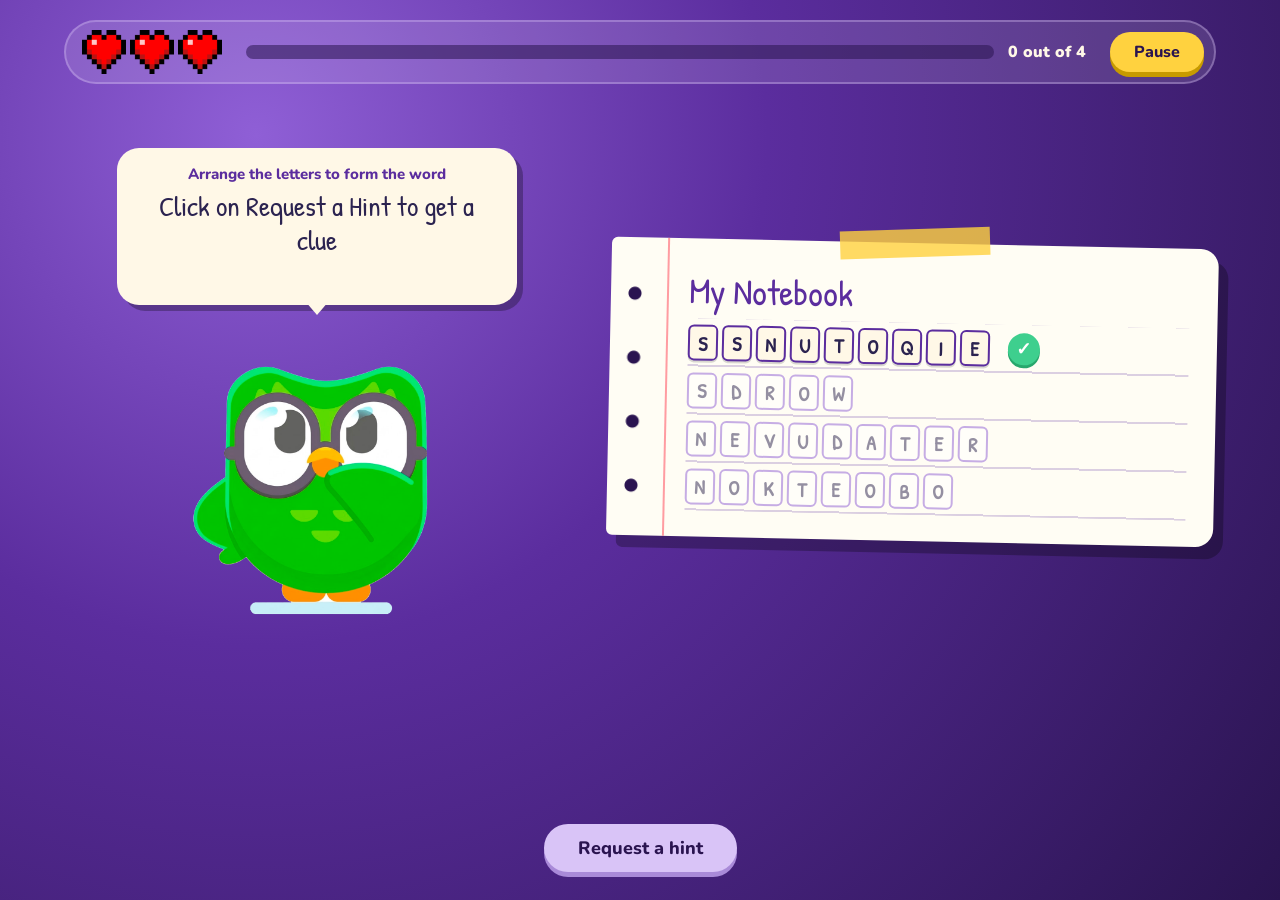
<file: index.html>
<!DOCTYPE html>
<html lang="es">
<head>
  <meta charset="UTF-8">
  <meta name="viewport" content="width=device-width, initial-scale=1">
  <title>juegoenglish</title>
  <link href="https://fonts.googleapis.com/css2?family=Nunito:wght@600;800;900&family=Patrick+Hand&display=swap" rel="stylesheet">
  <link href="ESTILOS.css" rel="stylesheet" type="text/css">
</head>
<body>
<div class="juego">
 
  <!-- vidas, progreso y pausa -->
  <div class="barra">
    <div class="vidas" id="vidas">
      <div class="vida"><img src="img/VIDA.png" alt="Vida 1"></div>
      <div class="vida"><img src="img/VIDA.png" alt="Vida 2"></div>
      <div class="vida"><img src="img/VIDA.png" alt="Vida 3"></div>
    </div>
    <div class="progreso">
      <div class="progreso-pista"><div class="progreso-relleno" id="progreso"></div></div>
      <div class="contador" id="contador">0 out of 4</div>
    </div>
    <button type="button" class="btn principal chico" id="btnPausa">Pause</button>
  </div>
 
  <!-- búho, libreta y fichas -->
  <div class="escena">
 
    <!-- búho -->
    <div class="zona-buho" id="zonaBuho" data-estado="pensando">
      <div class="globo">
        <div class="globo-indicacion" id="indicacion">Arrange the letters to form the word</div>
        <div class="globo-palabra" id="palabraActual"></div>
        <div class="globo-mensaje" id="mensaje" aria-live="polite"></div>
      </div>
      <div class="buho">
        <img class="img-pensando" src="img/anteojos-pensando.png"       alt="Búho pensando">
        <img class="img-pista"    src="img/investigar.png"             alt="Búho investigando">
        <img class="img-error"    src="img/enojado-error.png"          alt="Búho enojado">
        <img class="img-ganar"    src="img/duo-con-libro-ganar.png"    alt="Búho feliz con libros">
        <img class="img-perder"   src="img/duo-furioso-perder.png"     alt="Búho furioso">
      </div>
    </div>
 
    <!-- libreta -->
    <div class="zona-libreta">
      <div class="libreta">
        <div class="libreta-cinta"></div>
        <div class="libreta-titulo">My Notebook</div>
        <div class="lineas" id="lineas"></div>
      </div>
    </div>

    <!-- Contenedor donde JS genera las fichas arrastrabiles -->
    <div class="contenedor-fichas" id="fichasContenedor"></div>
 
  </div>
 
  <!-- pista / jugar de nuevo -->
  <div class="parte-inferior">
    <button type="button" class="btn pista" id="btnPista">Request a hint</button>
    <button type="button" class="btn principal" id="btnJugarDeNuevo" hidden>Play again</button>
  </div>
 
</div>
 
<!-- menú de pausa -->
<div class="overlay" id="overlayPausa" role="dialog" aria-modal="true" aria-labelledby="tituloPausa" hidden>
  <div class="overlay-tarjeta">
    <h2 id="tituloPausa">Game paused</h2>
    <div class="overlay-botones">
      <button type="button" class="btn principal" id="btnContinuar">Continue</button>
      <button type="button" class="btn principal" id="btnModos">Modes</button>
      <button type="button" class="btn secundario" id="btnReiniciar">Restart</button>
    </div>
  </div>
</div>

<!-- menú de Modos -->
<div class="overlay" id="overlayModos" role="dialog" aria-modal="true" aria-labelledby="tituloModos" hidden>
  <div class="overlay-tarjeta">
    <h2 id="tituloModos">Select mode</h2>
    <div class="overlay-botones">
      <button type="button" class="btn principal btn-modo" data-modo="modo_1">Mode 1</button>
      <button type="button" class="btn principal btn-modo" data-modo="modo_2">Mode 2</button>
      <button type="button" class="btn principal btn-modo" data-modo="modo_3">Mode 3</button>
      <button type="button" class="btn principal btn-modo" data-modo="modo_4">Mode 4</button>
      <button type="button" class="btn secundario" id="btnVolverPausa">Go back</button>
    </div>
  </div>
</div>
 
<!-- overlay del premio con el código del modo -->
<div class="overlay" id="overlayPremio" role="dialog" aria-modal="true" aria-label="El código secreto" hidden>
  <div class="premio" id="premio">
    <div class="premio-contenido">
      <img class="premio-buho" src="img/para-cuando-de-el-numero.png" alt="Búho Premio">
      <div class="premio-texto">
        <div class="premio-frase">The code is...</div>
        <div class="premio-numero" id="texto_codigo_premio">---</div>
      </div>
    </div>
    <div class="premio-botones">
      <button type="button" class="btn principal chico" id="btnPremioJugar">Play again</button>
      <button type="button" class="btn secundario chico" id="btnPremioCerrar">Close</button>
    </div>
  </div>
</div>
 
<script src="script.js"></script>
</body>
</html>
</file>
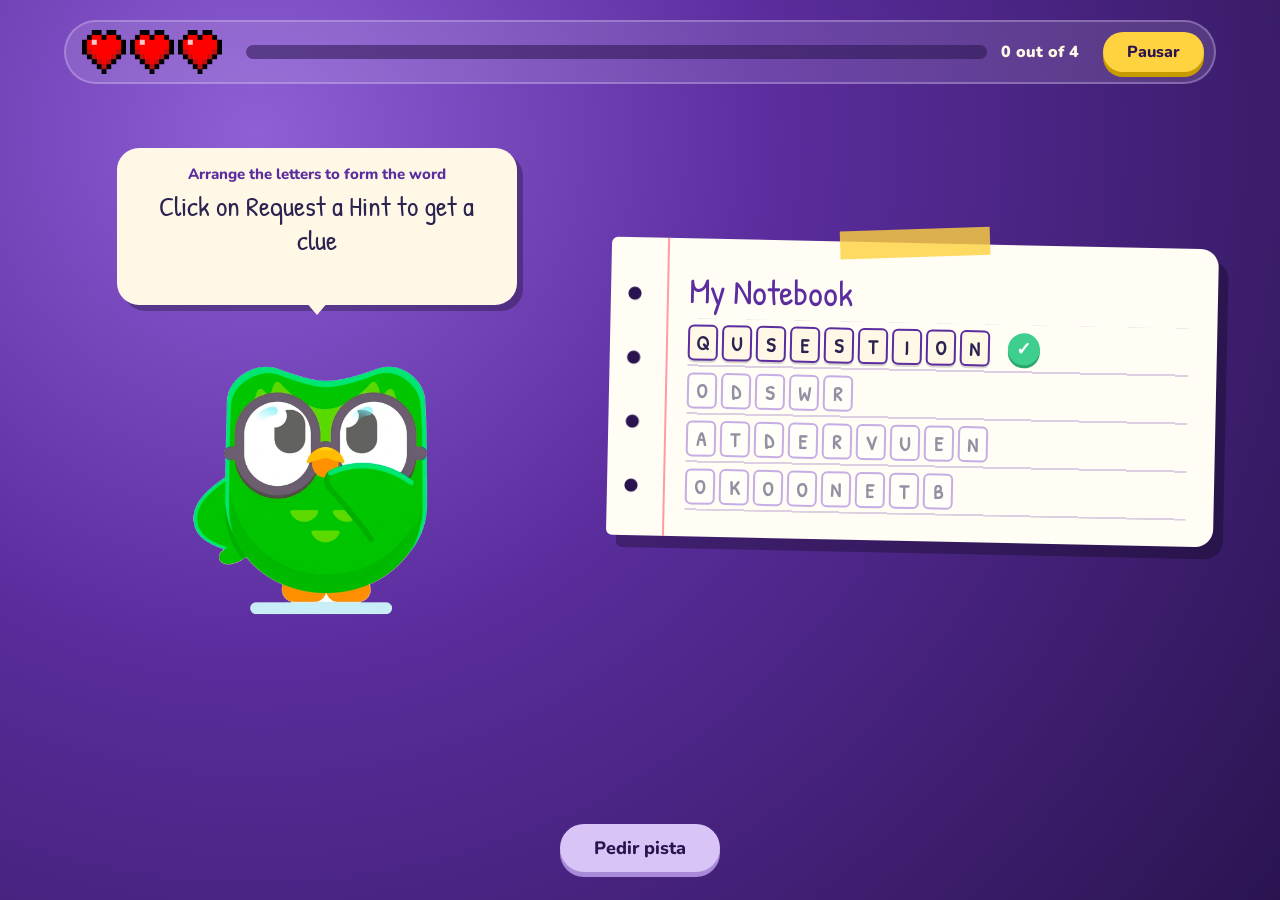
<file: TITULO.html>
<!DOCTYPE html>
<html lang="es">
<head>
  <meta charset="UTF-8">
  <meta name="viewport" content="width=device-width, initial-scale=1">
  <title>juegoenglish</title>
  <link href="https://fonts.googleapis.com/css2?family=Nunito:wght@600;800;900&family=Patrick+Hand&display=swap" rel="stylesheet">
  <link href="ESTILOS.css" rel="stylesheet" type="text/css">
</head>
<body>
<div class="juego">
 
  <!-- vidas, progreso y pausa -->
  <div class="barra">
    <div class="vidas" id="vidas">
      <div class="vida"><img src="img/VIDA.png" alt="Vida 1"></div>
      <div class="vida"><img src="img/VIDA.png" alt="Vida 2"></div>
      <div class="vida"><img src="img/VIDA.png" alt="Vida 3"></div>
    </div>
    <div class="progreso">
      <div class="progreso-pista"><div class="progreso-relleno" id="progreso"></div></div>
      <div class="contador" id="contador">0 de 4</div>
    </div>
    <button type="button" class="btn principal chico" id="btnPausa">Pausar</button>
  </div>
 
  <!-- búho, libreta y fichas -->
  <div class="escena">
 
    <!-- búho -->
    <div class="zona-buho" id="zonaBuho" data-estado="pensando">
      <div class="globo">
        <div class="globo-indicacion" id="indicacion">Ordená las letras arrastrando</div>
        <div class="globo-palabra" id="palabraActual"></div>
        <div class="globo-mensaje" id="mensaje" aria-live="polite"></div>
      </div>
      <div class="buho">
        <img class="img-pensando" src="img/anteojos-pensando.png"       alt="Búho pensando">
        <img class="img-pista"    src="img/investigar.png"             alt="Búho investigando">
        <img class="img-error"    src="img/enojado-error.png"          alt="Búho enojado">
        <img class="img-ganar"    src="img/duo-con-libro-ganar.png"    alt="Búho feliz con libros">
        <img class="img-perder"   src="img/duo-furioso-perder.png"     alt="Búho furioso">
      </div>
    </div>
 
    <!-- libreta -->
    <div class="zona-libreta">
      <div class="libreta">
        <div class="libreta-cinta"></div>
        <div class="libreta-titulo">My Notebook</div>
        <div class="lineas" id="lineas"></div>
      </div>
    </div>

    <!-- Contenedor donde JS genera las fichas arrastrabiles -->
    <div class="contenedor-fichas" id="fichasContenedor"></div>
 
  </div>
 
  <!-- pista / jugar de nuevo -->
  <div class="parte-inferior">
    <button type="button" class="btn pista" id="btnPista">Pedir pista</button>
    <button type="button" class="btn principal" id="btnJugarDeNuevo" hidden>Jugar de nuevo</button>
  </div>
 
</div>
 
<!-- menú de pausa -->
<div class="overlay" id="overlayPausa" role="dialog" aria-modal="true" aria-labelledby="tituloPausa" hidden>
  <div class="overlay-tarjeta">
    <h2 id="tituloPausa">Juego en pausa</h2>
    <div class="overlay-botones">
      <button type="button" class="btn principal" id="btnContinuar">Continuar</button>
      <button type="button" class="btn principal" id="btnModos">Modos</button>
      <button type="button" class="btn secundario" id="btnReiniciar">Reiniciar</button>
    </div>
  </div>
</div>

<!-- menú de Modos -->
<div class="overlay" id="overlayModos" role="dialog" aria-modal="true" aria-labelledby="tituloModos" hidden>
  <div class="overlay-tarjeta">
    <h2 id="tituloModos">Seleccionar Modo</h2>
    <div class="overlay-botones">
      <button type="button" class="btn principal btn-modo" data-modo="modo_1">Modo 1</button>
      <button type="button" class="btn principal btn-modo" data-modo="modo_2">Modo 2</button>
      <button type="button" class="btn principal btn-modo" data-modo="modo_3">Modo 3</button>
      <button type="button" class="btn principal btn-modo" data-modo="modo_4">Modo 4</button>
      <button type="button" class="btn secundario" id="btnVolverPausa">Volver</button>
    </div>
  </div>
</div>
 
<!-- overlay del premio con el código del modo -->
<div class="overlay" id="overlayPremio" role="dialog" aria-modal="true" aria-label="El código secreto" hidden>
  <div class="premio" id="premio">
    <div class="premio-contenido">
      <img class="premio-buho" src="img/para-cuando-de-el-numero.png" alt="Búho Premio">
      <div class="premio-texto">
        <div class="premio-frase">El código es...</div>
        <div class="premio-numero" id="texto_codigo_premio">---</div>
      </div>
    </div>
    <div class="premio-botones">
      <button type="button" class="btn principal chico" id="btnPremioJugar">Jugar de nuevo</button>
      <button type="button" class="btn secundario chico" id="btnPremioCerrar">Cerrar</button>
    </div>
  </div>
</div>
 
<script src="script.js"></script>
</body>
</html>
</file>
<file: ESTILOS.css>
@charset "utf-8";
/* CSS Document */

* {
  box-sizing: border-box;
  margin: 0;
  padding: 0;
}

:root {
  --violeta-oscuro: #2a1450;
  --violeta: #5b2d9e;
  --violeta-claro: #8f5fd6;
  --lila: #d9c4f7;
  --crema: #fff8e7;
  --papel: #fffdf4;
  --tinta: #2b2350;
  --amarillo: #ffd23f;
  --verde: #3ecf8e;
  --rojo: #ff5d6c;
}

html,
body {
  height: 100%;
}

body {
  font-family: "Nunito", sans-serif;
  color: var(--tinta);
  background: radial-gradient(circle at 20% 15%, var(--violeta-claro) 0%, var(--violeta) 40%, var(--violeta-oscuro) 100%);
  background-attachment: fixed;
  overflow-x: hidden;
}

button:focus-visible,
.ranura-destino:focus-visible,
.ficha-letra:focus-visible {
  outline: 3px solid var(--amarillo);
  outline-offset: 3px;
}

/* CONTENEDOR GENERAL */
.juego {
  min-height: 100vh;
  max-width: 1200px;
  margin: 0 auto;
  padding: 20px 24px 28px;
  display: flex;
  flex-direction: column;
  gap: 22px;
}

/* BARRA SUPERIOR: VIDAS + PROGRESO + PAUSA*/
.barra {
  display: grid;
  grid-template-columns: auto 1fr auto;
  align-items: center;
  gap: 24px;
  padding: 8px 10px 8px 16px;
  background: rgba(255, 255, 255, 0.12);
  border: 2px solid rgba(217, 196, 247, 0.35);
  border-radius: 999px;
}

.vidas {
  display: flex;
  gap: 4px;
}

.vida {
  width: 44px;
  height: 44px;
  transition: transform 0.25s;
}

.vida img {
  display: block;
  width: 100%;
  height: 100%;
  object-fit: contain;
}

.vida.perdida {
  transform: scale(0.88);
}

.vida.perdida img {
  mix-blend-mode: multiply;
}

.progreso {
  display: flex;
  align-items: center;
  gap: 14px;
}

.progreso-pista {
  flex: 1;
  height: 14px;
  background: rgba(42, 20, 80, 0.55);
  border-radius: 999px;
  overflow: hidden;
}

.progreso-relleno {
  width: 0;
  height: 100%;
  background: var(--amarillo);
  border-radius: inherit;
  transition: width 0.4s ease;
}

.contador {
  min-width: 62px;
  font-weight: 900;
  font-size: 16px;
  color: var(--crema);
  text-align: right;
}

/* BOTONES */
.btn {
  font-family: "Nunito", sans-serif;
  font-weight: 800;
  font-size: 18px;
  border: none;
  border-radius: 999px;
  padding: 12px 34px;
  cursor: pointer;
  transition: transform 0.1s, box-shadow 0.1s;
}

.btn:hover {
  transform: translateY(-2px);
}

.btn.principal {
  color: var(--violeta-oscuro);
  background: var(--amarillo);
  box-shadow: 0 5px 0 #c79a00;
}

.btn.principal:active {
  transform: translateY(4px);
  box-shadow: 0 1px 0 #c79a00;
}

.btn.secundario,
.btn.pista {
  color: var(--violeta-oscuro);
  background: var(--lila);
  box-shadow: 0 5px 0 #a98ad8;
}

.btn.secundario:active,
.btn.pista:active {
  transform: translateY(4px);
  box-shadow: 0 1px 0 #a98ad8;
}

.btn.chico {
  font-size: 16px;
  padding: 9px 24px;
}

/* ESCENA: BUHO + LIBRETA + FICHAS */
.escena {
  flex: 1;
  display: grid;
  grid-template-columns: minmax(0, 5fr) minmax(0, 6fr);
  align-items: center;
  gap: 40px;
}

/* BUHO */
.zona-buho {
  display: flex;
  flex-direction: column;
  align-items: center;
  gap: 10px;
}

.globo {
  position: relative;
  width: 100%;
  max-width: 400px;
  padding: 16px 22px 18px;
  text-align: center;
  background: var(--crema);
  border-radius: 22px;
  box-shadow: 6px 6px 0 rgba(0, 0, 0, 0.28);
}

.globo::after {
  content: "";
  position: absolute;
  bottom: -22px;
  left: 50%;
  transform: translateX(-50%);
  border: 12px solid transparent;
  border-top: 14px solid var(--crema);
}

.globo-indicacion {
  font-weight: 800;
  font-size: 15px;
  color: var(--violeta);
}

.globo-palabra {
  font-family: "Patrick Hand", cursive;
  font-size: 28px;
  line-height: 1.2;
  color: var(--tinta);
  margin: 6px 0;
}

.globo-mensaje {
  min-height: 24px;
  font-weight: 800;
  font-size: 16px;
  color: var(--violeta);
}

.globo-mensaje.ok {
  color: #1c9b66;
}

.globo-mensaje.error {
  color: #e0394a;
}

.buho {
  margin-top: 16px;
  width: 100%;
  max-width: 300px;
  animation: flotar 3s ease-in-out infinite;
}

.buho img {
  display: none;
  width: 100%;
  height: auto;
}

.zona-buho[data-estado="pensando"] .img-pensando,
.zona-buho[data-estado="pista"] .img-pista,
.zona-buho[data-estado="error"] .img-error,
.zona-buho[data-estado="ganar"] .img-ganar,
.zona-buho[data-estado="perder"] .img-perder {
  display: block;
}

.zona-buho[data-estado="error"] .buho {
  animation: temblar 0.4s;
}

.zona-buho[data-estado="ganar"] .buho {
  animation: saltar 0.7s ease-in-out infinite;
}

.zona-buho[data-estado="perder"] .buho {
  animation: none;
}

/* LIBRETA */
.zona-libreta {
  display: flex;
  flex-direction: column;
  align-items: center;
  gap: 20px;
}

.libreta {
  position: relative;
  width: 100%;
  max-width: 700px;
  padding: 34px 28px 26px 78px;
  background: var(--papel);
  border-radius: 6px 18px 18px 6px;
  box-shadow: 10px 12px 0 rgba(0, 0, 0, 0.28);
  transform: rotate(1.2deg);
}

/* Margen rojo */
.libreta::before {
  content: "";
  position: absolute;
  top: 0;
  bottom: 0;
  left: 56px;
  width: 2px;
  background: var(--rojo);
  opacity: 0.6;
}

/* Agujeros de la hoja */
.libreta::after {
  content: "";
  position: absolute;
  top: 24px;
  bottom: 24px;
  left: 16px;
  width: 16px;
  background: radial-gradient(circle at center, var(--violeta-oscuro) 0 6px, transparent 7px) 0 0 / 16px 64px repeat-y;
}

.libreta-cinta {
  position: absolute;
  top: -14px;
  left: 50%;
  width: 150px;
  height: 28px;
  background: rgba(255, 210, 63, 0.8);
  transform: translateX(-50%) rotate(-3deg);
}

.libreta-titulo {
  font-family: "Patrick Hand", cursive;
  font-size: 36px;
  line-height: 1;
  color: var(--violeta);
  margin-bottom: 10px;
}

.lineas {
  background-image: repeating-linear-gradient(to bottom, transparent 0, transparent 46px, rgba(91, 45, 158, 0.22) 46px, rgba(91, 45, 158, 0.22) 48px);
}

.linea {
  display: flex;
  align-items: center;
  height: 48px;
  opacity: 0.5;
  transition: opacity 0.2s;
  gap: 8px;
}

.linea.activa,
.linea.correcta {
  opacity: 1;
}

/* ESTILOS DE LA RANURA DESTINO (Reemplaza a .letra) */
.ranura-destino {
  width: 38px;
  height: 38px;
  display: flex;
  align-items: center;
  justify-content: center;
  font-family: "Patrick Hand", cursive;
  font-size: 28px;
  font-weight: bold;
  color: var(--tinta);
  background: rgba(143, 95, 214, 0.12);
  border: 2px dashed var(--violeta-claro);
  border-radius: 8px;
  transition: all 0.2s;
}

.linea.activa .ranura-destino {
  background: #fff;
  border-style: solid;
  border-color: var(--violeta);
  box-shadow: 0 0 0 4px rgba(255, 210, 63, 0.45);
  transform: scale(1.06);
}

.ranura-destino.sobre-ranura {
  background: var(--lila);
  transform: scale(1.15);
  border-color: var(--amarillo);
}

.linea.correcta .ranura-destino {
  border-style: solid;
  border-color: var(--verde);
  background: #d4f8e8;
  color: #14724b;
}

.linea.incorrecta .ranura-destino {
  border-color: var(--rojo);
  background: #ffe0e3;
  animation: temblar 0.35s;
}

.palabra {
  font-family: "Patrick Hand", cursive;
  font-size: 30px;
  color: var(--tinta);
  letter-spacing: 1px;
}

/*
.contenedor-fichas {
  grid-column: 1 / -1;
  display: flex;
  justify-content: center;
  align-items: center;
  flex-wrap: wrap;
  gap: 12px;
  padding: 14px;
  background: rgba(255, 255, 255, 0.15);
  border-radius: 16px;
  border: 2px dashed rgba(255, 255, 255, 0.3);
  min-height: 70px;
}*/

.ficha-letra {
  width: 30px;
  height: 30px;
  display: flex;
  align-items: center;
  justify-content: center;
  background: var(--amarillo);
  color: var(--violeta-oscuro);
  font-family: "Patrick Hand", cursive;
  font-size: 32px;
  font-weight: bold;
  border-radius: 10px;
  box-shadow: 0 4px 0 #c79a00;
  cursor: grab;
  user-select: none;
  transition: transform 0.15s, box-shadow 0.15s;
}

.ficha-letra:hover {
  transform: translateY(-3px);
  box-shadow: 0 7px 0 #c79a00;
}

.ficha-letra:active {
  cursor: grabbing;
  transform: translateY(2px);
  box-shadow: 0 2px 0 #c79a00;
}

/*  CODIGO*/
.premio {
  width: 100%;
  max-width: 540px;
  padding: 24px 26px 22px;
  background: var(--crema);
  border-radius: 24px;
  box-shadow: 8px 10px 0 rgba(0, 0, 0, 0.3);
  transform: rotate(-1deg);
  animation: surgir 0.5s cubic-bezier(0.2, 1.4, 0.4, 1);
}

.premio-contenido {
  display: flex;
  align-items: center;
  gap: 22px;
}

.premio-buho {
  flex: none;
  width: 160px;
  height: auto;
}

.premio-texto {
  flex: 1;
  min-width: 0;
  text-align: center;
}

.premio-frase {
  font-weight: 800;
  font-size: 20px;
  color: var(--violeta);
}

.premio-numero {
  visibility: hidden;
  font-family: "Patrick Hand", cursive;
  font-size: 80px;
  line-height: 1;
  color: var(--violeta);
  text-shadow: 4px 4px 0 var(--lila);
}

.premio.revelado .premio-numero {
  visibility: visible;
  animation: aparecerNumero 0.55s cubic-bezier(0.2, 1.6, 0.4, 1);
}

.premio-botones {
  display: flex;
  justify-content: center;
  gap: 14px;
  margin-top: 14px;
}

/* PARTE INFERIOR */
.parte-inferior {
  display: flex;
  justify-content: center;
  gap: 14px;
}

.parte-inferior [hidden] {
  display: none;
}

/*MODALS*/
.overlay {
  position: fixed;
  inset: 0;
  z-index: 10;
  display: grid;
  place-items: center;
  padding: 24px;
  background: rgba(42, 20, 80, 0.72);
  backdrop-filter: blur(4px);
}

.overlay[hidden] {
  display: none !important;
}

.overlay-tarjeta {
  width: 100%;
  max-width: 360px;
  min-height: 300px;
  height: auto;
  padding: 26px 26px 24px;
  text-align: center;
  background: var(--crema);
  border-radius: 24px;
  box-shadow: 8px 10px 0 rgba(0, 0, 0, 0.3);
}

.overlay-tarjeta h2 {
  font-family: "Patrick Hand", cursive;
  font-weight: 400;
  font-size: 42px;
  line-height: 1;
  color: var(--violeta);
  margin-bottom: 20px;
}
/*
.overlay-tarjeta p {
  margin: 8px 0 20px;
  font-weight: 600;
  font-size: 16px;
}*/

.overlay-botones {
  display: flex;
  flex-direction: column;
  gap: 14px;
}

/* ANIMACIONES */
@keyframes temblar {
  0%, 100% { transform: translateX(0); }
  25% { transform: translateX(-6px); }
  75% { transform: translateX(6px); }
}

@keyframes saltar {
  0%, 100% { transform: translateY(0); }
  50% { transform: translateY(-22px); }
}

@keyframes surgir {
  from { opacity: 0; transform: rotate(-1deg) scale(0.5); }
  to { opacity: 1; transform: rotate(-1deg) scale(1); }
}

@keyframes aparecerNumero {
  from { opacity: 0; transform: scale(0.3); }
  to { opacity: 1; transform: scale(1); }
}

@keyframes flotar {
  0%, 100% { transform: translateY(0); }
  50% { transform: translateY(-10px); }
}

@media (prefers-reduced-motion: reduce) {
  *,
  *::before,
  *::after {
    animation: none !important;
    transition: none !important;
  }
}

/*RESPONSIVE */
@media (max-width: 820px) {
  .escena {
    grid-template-columns: minmax(0, 1fr);
    gap: 32px;
  }

  .buho {
    max-width: 200px;
  }

  .globo-palabra {
    font-size: 24px;
  }

  .libreta {
    max-width: 440px;
  }
}

@media (max-width: 520px) {
  .juego {
    padding: 14px 14px 24px;
  }

  .barra {
    gap: 12px;
    padding-left: 10px;
  }

  .vida {
    width: 34px;
    height: 34px;
  }

  .contador {
    min-width: 0;
    font-size: 14px;
  }

  .btn.chico {
    padding: 8px 16px;
  }

  .premio {
    padding: 18px 16px 16px;
  }

  .premio-contenido {
    gap: 12px;
  }

  .premio-buho {
    width: 110px;
  }

  .premio-frase {
    font-size: 17px;
  }

  .premio-numero {
    font-size: 60px;
  }
}


/* Estilos para las fichas reordenables dentro de la libreta */
.palabra-desordenada {
  display: flex;
  gap: 4px;
  align-items: center;
}

.ficha-letra-linea {
  width: 30px;
  height: 36px;
  display: flex;
  align-items: center;
  justify-content: center;
  font-family: "Patrick Hand", cursive;
  font-size: 20px;
  font-weight: bold;
  color: var(--tinta);
  background: #fff;
  border: 2px solid var(--violeta-claro);
  border-radius: 6px;
  cursor: grab;
  user-select: none;
  transition: transform 0.15s, background-color 0.15s;
}

.linea.activa .ficha-letra-linea {
  border-color: var(--violeta);
  background: var(--crema);
  box-shadow: 0 2px 0 rgba(0, 0, 0, 0.15);
}

.ficha-letra-linea:active {
  cursor: grabbing;
  transform: scale(1.1);
}

/* Botón de Comprobar ✓ al lado de la línea activa */
.btn-comprobar {
  margin-left: 10px;
  width: 32px;
  height: 32px;
  border-radius: 50%;
  border: none;
  background: var(--verde);
  color: #fff;
  font-weight: 900;
  font-size: 18px;
  cursor: pointer;
  box-shadow: 0 3px 0 #28a76d;
  transition: transform 0.1s, box-shadow 0.1s;
}

.btn-comprobar:hover {
  transform: scale(1.1);
}

.btn-comprobar:active {
  transform: translateY(2px);
  box-shadow: 0 1px 0 #28a76d;
}

.zona-derecha, 
.contenedor-libreta,
.juego-main > div { 
  width: 100%;
  max-width: 720px; /* Asegurar que el contenedor padre no la restrinja */
}
</file>
